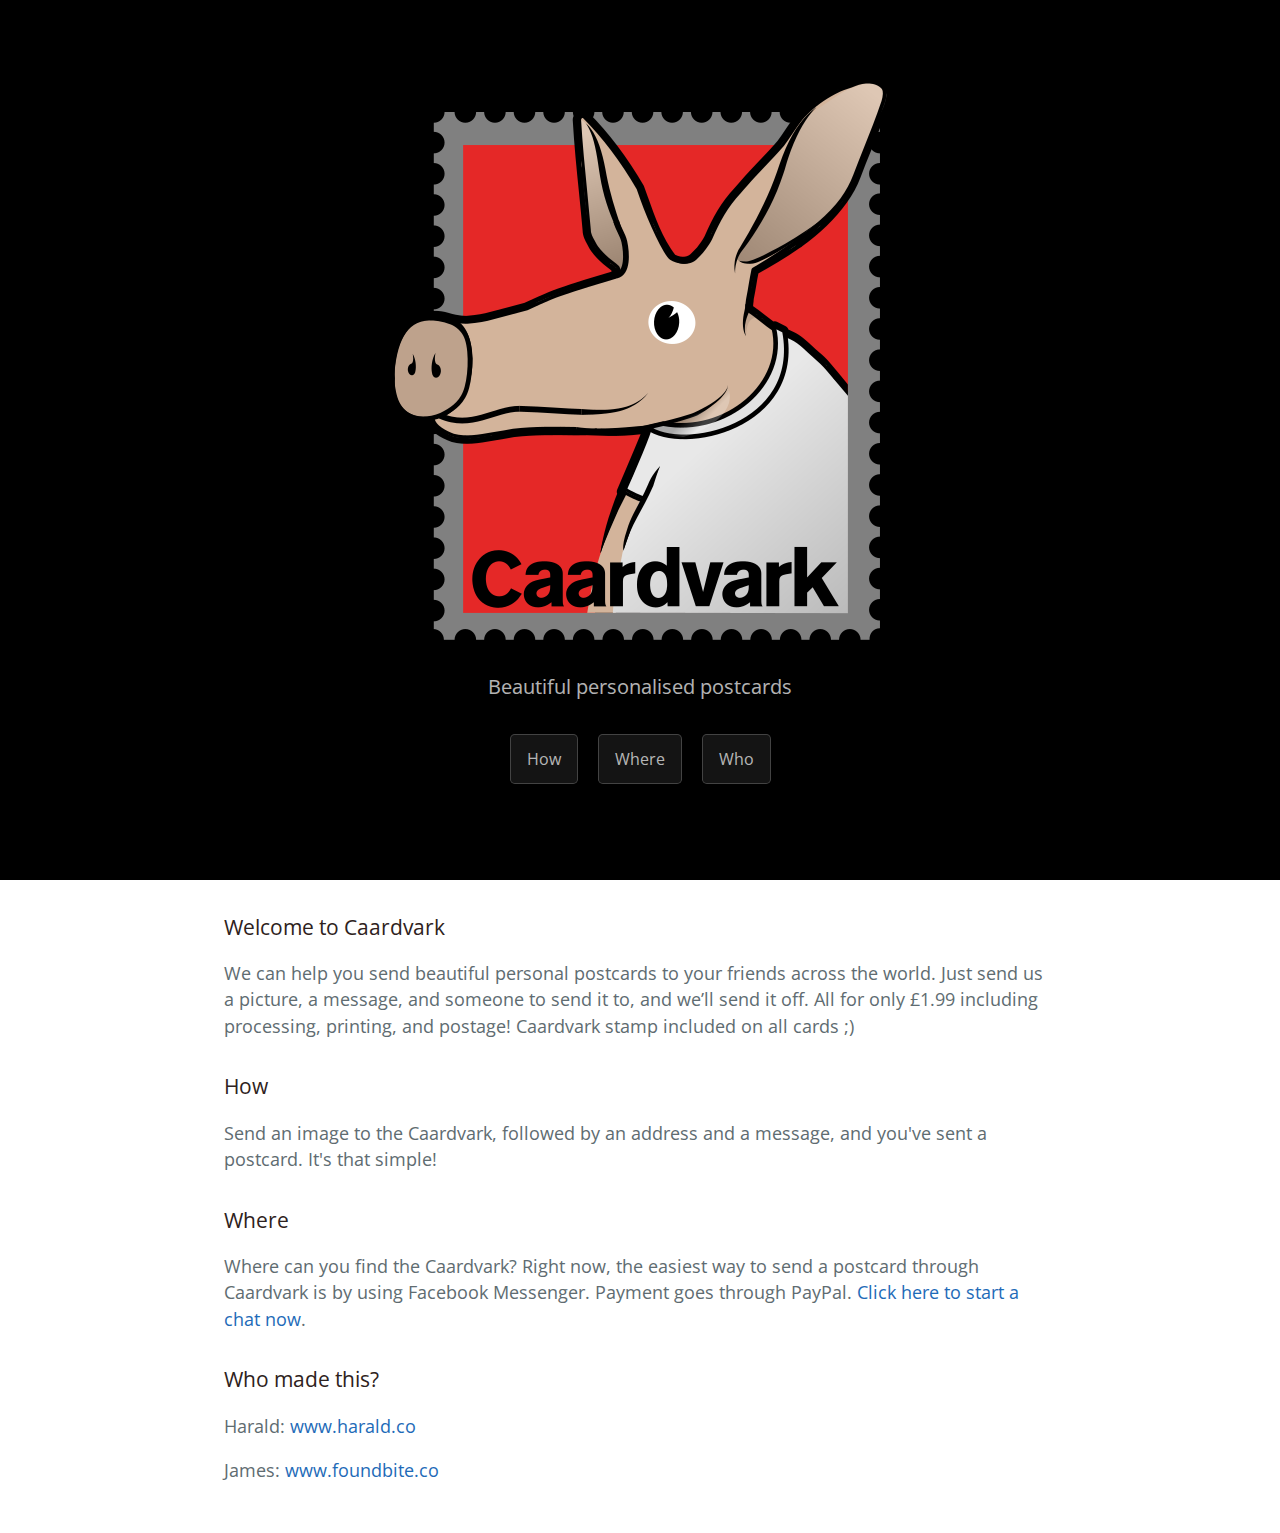
<file: index.html>
<!DOCTYPE html>
<html lang="en-us">
  

<head>
    
<meta charset="UTF-8">
    
<title>Caardvark</title>
    
<meta name="viewport" content="width=device-width, initial-scale=1">
    
<link rel="stylesheet" type="text/css" href="stylesheets/normalize.css" media="screen">
    
<link href='https://fonts.googleapis.com/css?family=Open+Sans:400,700' rel='stylesheet' type='text/css'>
    
<link rel="stylesheet" type="text/css" href="stylesheets/stylesheet.css" media="screen">
    
<link rel="stylesheet" type="text/css" href="stylesheets/github-light.css" media="screen">
  
</head>
 

<body>
    
<section class="page-header">
    	
<p><img src="/images/Caardvark.png"  /><p>
      
<!--<h1 class="project-name">Caardvark</h1>-->
      
<h2 class="project-tagline">Beautiful personalised postcards</h2>
      
<a href="#how" class="btn">How</a>
      
<a href="#where" class="btn">Where</a>
      
<a href="#who" class="btn">Who</a>
    
</section>

    

<section class="main-content">
      
<h3>
<a id="hello class="anchor" href="#hello" aria-hidden="true"><span aria-hidden="true" class="octicon octicon-link"></span></a>Welcome to Caardvark</h3>



<p>We can help you send beautiful personal postcards to your friends across the world. Just send us a picture, a message, and someone to send it to, and we’ll send it off. All for only £1.99 including processing, printing, and postage! Caardvark stamp included on all cards ;)</p>
	    
      

<h3>
<a id="how" class="anchor" href="#music" aria-hidden="true"><span aria-hidden="true" class="octicon octicon-link"></span></a>How</h3>



<p>
Send an image to the Caardvark, followed by an address and a message, and you've sent a postcard. It's that simple! 

</p>



<h3>
<a id="where" class="anchor" href="#contact" aria-hidden="true"><span aria-hidden="true" class="octicon octicon-link"></span></a>Where</h3>



<p>Where can you find the Caardvark? Right now, the easiest way to send a postcard through Caardvark is by using Facebook Messenger. Payment goes through PayPal. <a href="https://www.messenger.com/t/caardvark">Click here to start a chat now</a>. 



<h3>
<a id="who" class="anchor" href="#live" aria-hidden="true"><span aria-hidden="true" class="octicon octicon-link"></span></a>Who made this? </h3>



<p>Harald: <a href="https://www.harald.co">www.harald.co</a></p>


<p>James: <a href="http://foundbite.co">www.foundbite.co</a></p>

    

</section>

  
  
</body>

</html>
</file>
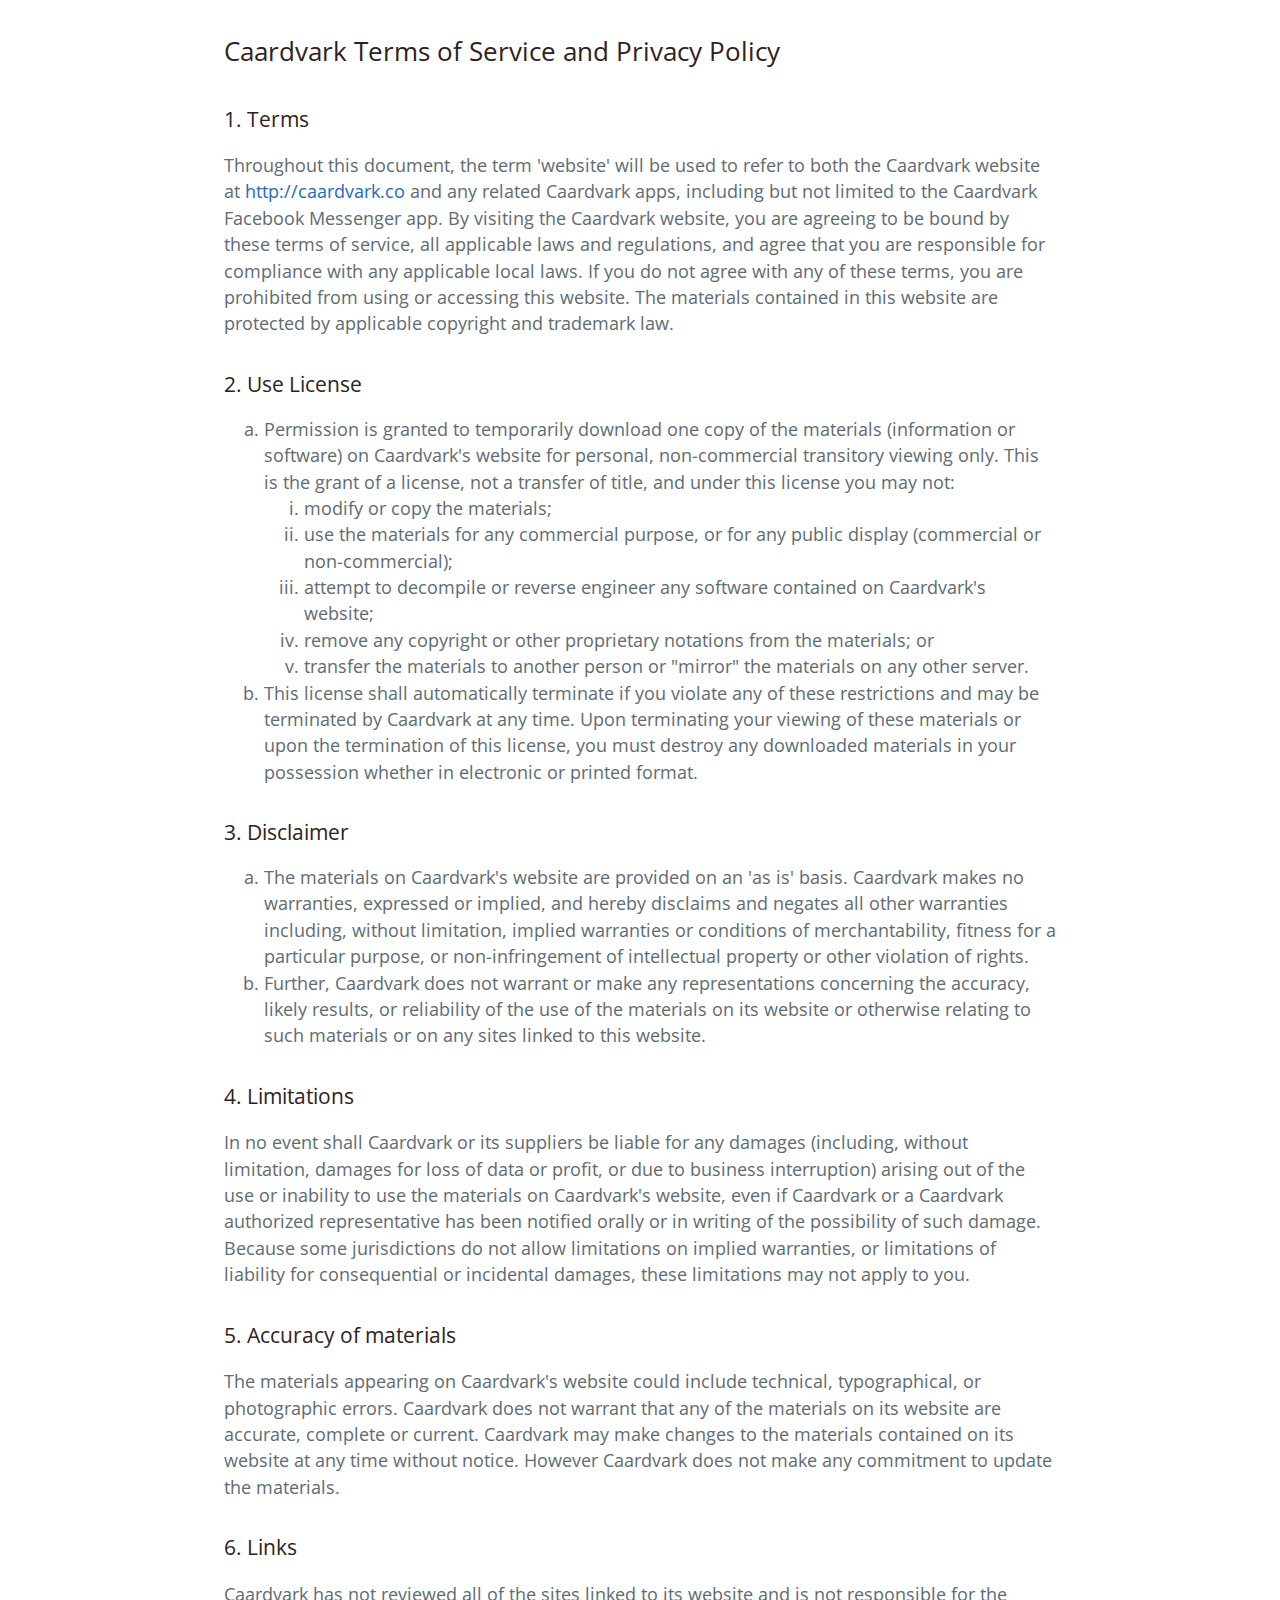
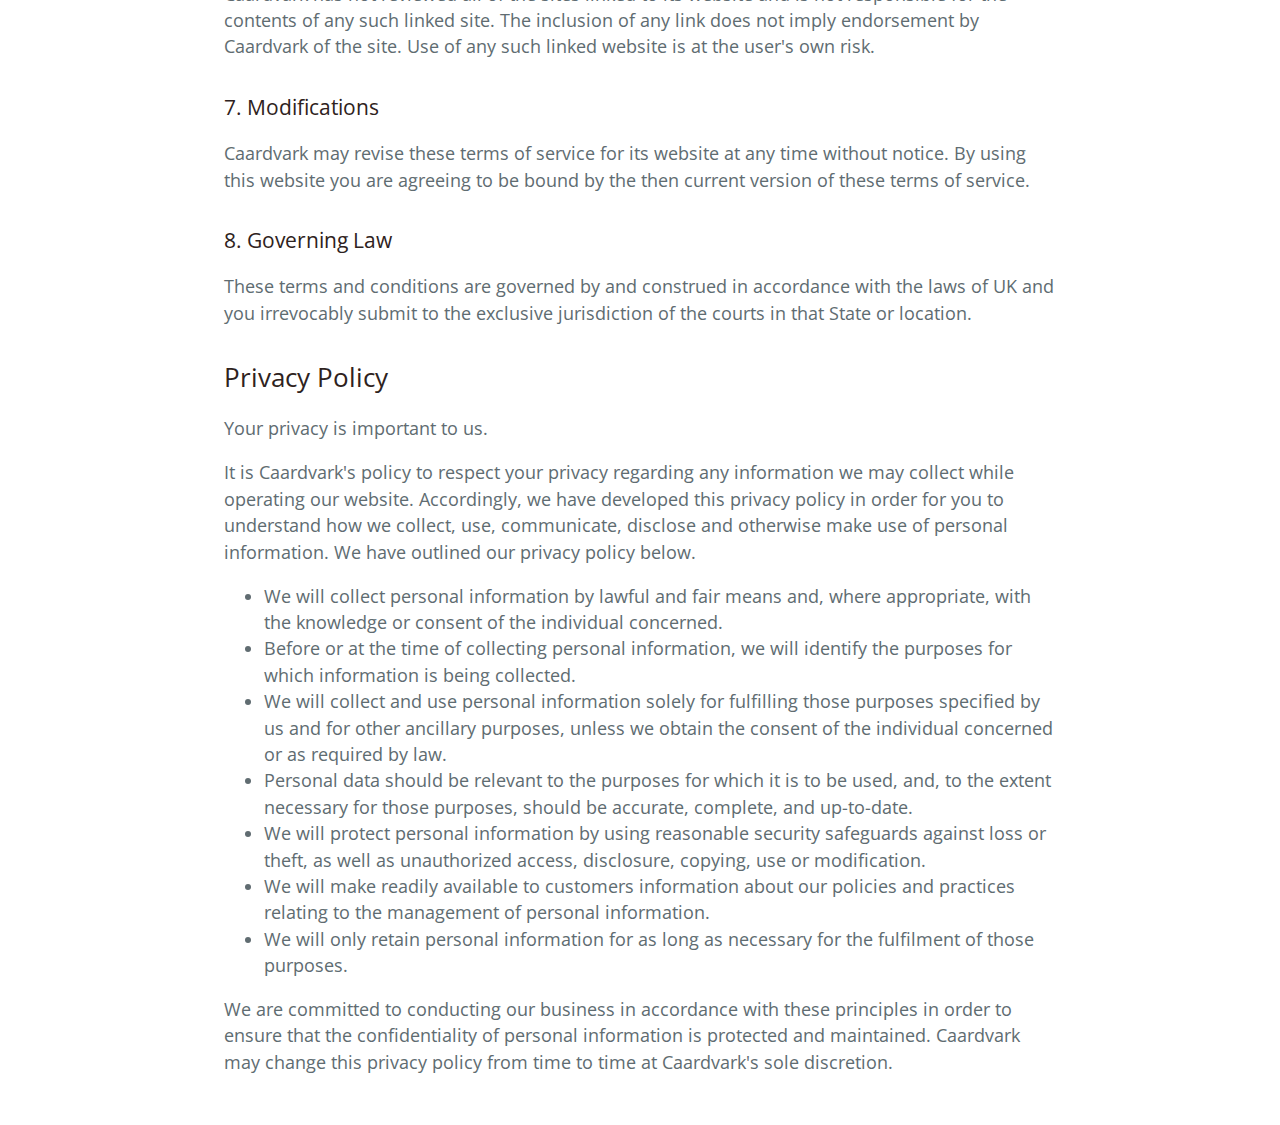
<file: terms.html>
<!DOCTYPE html>
<html lang="en-us">
  

<head>
    
<meta charset="UTF-8">
    
<title>Caardvark Terms of Service and Privacy Policy</title>
    
<meta name="viewport" content="width=device-width, initial-scale=1">
    
<link rel="stylesheet" type="text/css" href="stylesheets/normalize.css" media="screen">
    
<link href='https://fonts.googleapis.com/css?family=Open+Sans:400,700' rel='stylesheet' type='text/css'>
    
<link rel="stylesheet" type="text/css" href="stylesheets/stylesheet.css" media="screen">
    
<link rel="stylesheet" type="text/css" href="stylesheets/github-light.css" media="screen">
  
</head>
 

<body>
   

<section class="main-content">
<h2>Caardvark Terms of Service and Privacy Policy</h2>

<h3>1. Terms</h3>

  <p> Throughout this document, the term 'website' will be used to refer to both the Caardvark website at <a href="http://caardvark.co">http://caardvark.co</a> and any related Caardvark apps, including but not limited to the Caardvark Facebook Messenger app. 
       By visiting the Caardvark website, you are agreeing to be bound by these terms of service, all applicable laws and regulations, and agree that you are responsible for compliance with any applicable local laws. If you do not agree with any of these terms, you are prohibited from using or accessing this website.
    
    The materials contained in this website are protected by applicable copyright and trademark law.</p>

<h3>2. Use License</h3>

  <ol type="a">
    <li>
      Permission is granted to temporarily download one copy of the materials (information or software) on Caardvark's website for personal, non-commercial transitory viewing only. This is the grant of a license, not a transfer of title, and under this license you may not:

      <ol type="i">
        <li>modify or copy the materials;</li>
        <li>use the materials for any commercial purpose, or for any public display (commercial or non-commercial);</li>
        <li>attempt to decompile or reverse engineer any software contained on Caardvark's website;</li>
        <li>remove any copyright or other proprietary notations from the materials; or</li>
        <li>transfer the materials to another person or "mirror" the materials on any other server.</li>
      </ol>
    </li>
    <li>This license shall automatically terminate if you violate any of these restrictions and may be terminated by Caardvark at any time. Upon terminating your viewing of these materials or upon the termination of this license, you must destroy any downloaded materials in your possession whether in electronic or printed format.</li>
  </ol>

<h3>3. Disclaimer</h3>

  <ol type="a">
    <li>The materials on Caardvark's website are provided on an 'as is' basis. Caardvark makes no warranties, expressed or implied, and hereby disclaims and negates all other warranties including, without limitation, implied warranties or conditions of merchantability, fitness for a particular purpose, or non-infringement of intellectual property or other violation of rights.</li>
    <li>Further, Caardvark does not warrant or make any representations concerning the accuracy, likely results, or reliability of the use of the materials on its website or otherwise relating to such materials or on any sites linked to this website.</li>
  </ol>

<h3>4. Limitations</h3>

  <p>In no event shall Caardvark or its suppliers be liable for any damages (including, without limitation, damages for loss of data or profit, or due to business interruption) arising out of the use or inability to use the materials on Caardvark's website, even if Caardvark or a Caardvark authorized representative has been notified orally or in writing of the possibility of such damage. Because some jurisdictions do not allow limitations on implied warranties, or limitations of liability for consequential or incidental damages, these limitations may not apply to you.</p>

<h3>5. Accuracy of materials</h3>

  <p>The materials appearing on Caardvark's website could include technical, typographical, or photographic errors. Caardvark does not warrant that any of the materials on its website are accurate, complete or current. Caardvark may make changes to the materials contained on its website at any time without notice. However Caardvark does not make any commitment to update the materials.</p>

<h3>6. Links</h3>

  <p>Caardvark has not reviewed all of the sites linked to its website and is not responsible for the contents of any such linked site. The inclusion of any link does not imply endorsement by Caardvark of the site. Use of any such linked website is at the user's own risk.</p>

<h3>7. Modifications</h3>

  <p>Caardvark may revise these terms of service for its website at any time without notice. By using this website  you are agreeing to be bound by the then current version of these terms of service.</p>

<h3>8. Governing Law</h3>

  <p>These terms and conditions are governed by and construed in accordance with the laws of UK and you irrevocably submit to the exclusive jurisdiction of the courts in that State or location.</p>

<h2>Privacy Policy</h2>

  <p>Your privacy is important to us.</p>

  <p>It is Caardvark's policy to respect your privacy regarding any information we may collect while operating our website. Accordingly, we have developed this privacy policy in order for you to understand how we collect, use, communicate, disclose and otherwise make use of personal information. We have outlined our privacy policy below.</p>

  <ul>
    <li>We will collect personal information by lawful and fair means and, where appropriate, with the knowledge or consent of the individual concerned.</li>
    <li>Before or at the time of collecting personal information, we will identify the purposes for which information is being collected.</li>
    <li>We will collect and use personal information solely for fulfilling those purposes specified by us and for other ancillary purposes, unless we obtain the consent of the individual concerned or as required by law.</li>
    <li>Personal data should be relevant to the purposes for which it is to be used, and, to the extent necessary for those purposes, should be accurate, complete, and up-to-date.</li>
    <li>We will protect personal information by using reasonable security safeguards against loss or theft, as well as unauthorized access, disclosure, copying, use or modification.</li>
    <li>We will make readily available to customers information about our policies and practices relating to the management of personal information.</li>
    <li>We will only retain personal information for as long as necessary for the fulfilment of those purposes.</li>
  </ul>

  <p>We are committed to conducting our business in accordance with these principles in order to ensure that the confidentiality of personal information is protected and maintained. Caardvark may change this privacy policy from time to time at Caardvark's sole discretion.</p>
  </section>

  
  
</body>

</html>
</file>
<file: stylesheets/stylesheet.css>
* {
  box-sizing: border-box; }

body {
  padding: 0;g
  margin: 0;
  font-family: "Open Sans", "Helvetica Neue", Helvetica, Arial, sans-serif;
  font-size: 16px;
  line-height: 1.5;
  color: #606c71; }

a {
  color: #1e6bb8;
  text-decoration: none; }
  a:hover {
    text-decoration: underline; }

.btn {
  display: inline-block;
  margin-bottom: 1rem;
  color: rgba(255, 255, 255, 0.7);
  background-color: rgba(255, 255, 255, 0.08);
  border-color: rgba(255, 255, 255, 0.2);
  border-style: solid;
  border-width: 1px;
  border-radius: 0.3rem;
  transition: color 0.2s, background-color 0.2s, border-color 0.2s; }
  .btn + .btn {
    margin-left: 1rem; }

.btn:hover {
  color: rgba(255, 255, 255, 0.8);
  text-decoration: none;
  background-color: rgba(255, 255, 255, 0.2);
  border-color: rgba(255, 255, 255, 0.3); }

@media screen and (min-width: 64em) {
  .btn {
    padding: 0.75rem 1rem; } }

@media screen and (min-width: 42em) and (max-width: 64em) {
  .btn {
    padding: 0.6rem 0.9rem;
    font-size: 0.9rem; } }

@media screen and (max-width: 42em) {
  .btn {
    display: block;
    width: 100%;
    padding: 0.75rem;
    font-size: 0.9rem; }
    .btn + .btn {
      margin-top: 1rem;
      margin-left: 0; } }

.page-header {
  color: #fff;
  text-align: center;
  background-color: #000000; }
  
.page-header p {
  	-webkit-margin-before: 0em;
	-webkit-margin-after: 0em;
  }

@media screen and (min-width: 64em) {
  .page-header {
    padding: 5rem 6rem; } }

@media screen and (min-width: 42em) and (max-width: 64em) {
  .page-header {
    padding: 3rem 4rem; } }

@media screen and (max-width: 42em) {
  .page-header {
    padding: 2rem 1rem; } }

.project-name {
  margin-top: 0;
  margin-bottom: 0.1rem; }

@media screen and (min-width: 64em) {
  .project-name {
    font-size: 3.25rem; } }

@media screen and (min-width: 42em) and (max-width: 64em) {
  .project-name {
    font-size: 2.25rem; } }

@media screen and (max-width: 42em) {
  .project-name {
    font-size: 1.75rem; } }

.project-tagline {
  margin-bottom: 2rem;
  font-weight: normal;
  opacity: 0.7; }

@media screen and (min-width: 64em) {
  .project-tagline {
    font-size: 1.25rem; } }

@media screen and (min-width: 42em) and (max-width: 64em) {
  .project-tagline {
    font-size: 1.15rem; } }

@media screen and (max-width: 42em) {
  .project-tagline {
    font-size: 1rem; } }

.main-content :first-child {
  margin-top: 0; }
.main-content img, .page-header img {
  max-width: 100%; }
.main-content h1, .main-content h2, .main-content h3, .main-content h4, .main-content h5, .main-content h6 {
  margin-top: 2rem;
  margin-bottom: 1rem;
  font-weight: normal;
  color: #2E2220; }
.main-content p {
  margin-bottom: 1em; }
.main-content code {
  padding: 2px 4px;
  font-family: Consolas, "Liberation Mono", Menlo, Courier, monospace;
  font-size: 0.9rem;
  color: #383e41;
  background-color: #f3f6fa;
  border-radius: 0.3rem; }
.main-content pre {
  padding: 0.8rem;
  margin-top: 0;
  margin-bottom: 1rem;
  font: 1rem Consolas, "Liberation Mono", Menlo, Courier, monospace;
  color: #567482;
  word-wrap: normal;
  background-color: #f3f6fa;
  border: solid 1px #dce6f0;
  border-radius: 0.3rem; }
  .main-content pre > code {
    padding: 0;
    margin: 0;
    font-size: 0.9rem;
    color: #567482;
    word-break: normal;
    white-space: pre;
    background: transparent;
    border: 0; }
.main-content .highlight {
  margin-bottom: 1rem; }
  .main-content .highlight pre {
    margin-bottom: 0;
    word-break: normal; }
.main-content .highlight pre, .main-content pre {
  padding: 0.8rem;
  overflow: auto;
  font-size: 0.9rem;
  line-height: 1.45;
  border-radius: 0.3rem; }
.main-content pre code, .main-content pre tt {
  display: inline;
  max-width: initial;
  padding: 0;
  margin: 0;
  overflow: initial;
  line-height: inherit;
  word-wrap: normal;
  background-color: transparent;
  border: 0; }
  .main-content pre code:before, .main-content pre code:after, .main-content pre tt:before, .main-content pre tt:after {
    content: normal; }
.main-content ul, .main-content ol {
  margin-top: 0; }
.main-content blockquote {
  padding: 0 1rem;
  margin-left: 0;
  color: #819198;
  border-left: 0.3rem solid #dce6f0; }
  .main-content blockquote > :first-child {
    margin-top: 0; }
  .main-content blockquote > :last-child {
    margin-bottom: 0; }
.main-content table {
  display: block;
  width: 100%;
  overflow: auto;
  word-break: normal;
  word-break: keep-all; }
  .main-content table th {
    font-weight: bold; }
  .main-content table th, .main-content table td {
    padding: 0.5rem 1rem;
    border: 1px solid #e9ebec; }
.main-content dl {
  padding: 0; }
  .main-content dl dt {
    padding: 0;
    margin-top: 1rem;
    font-size: 1rem;
    font-weight: bold; }
  .main-content dl dd {
    padding: 0;
    margin-bottom: 1rem; }
.main-content hr {
  height: 2px;
  padding: 0;
  margin: 1rem 0;
  background-color: #eff0f1;
  border: 0; }

@media screen and (min-width: 64em) {
  .main-content {
    max-width: 64rem;
    padding: 2rem 6rem;
    margin: 0 auto;
    font-size: 1.1rem; } }

@media screen and (min-width: 42em) and (max-width: 64em) {
  .main-content {
    padding: 2rem 4rem;
    font-size: 1.1rem; } }

@media screen and (max-width: 42em) {
  .main-content {
    padding: 2rem 1rem;
    font-size: 1rem; } }

.site-footer {
  padding-top: 2rem;
  margin-top: 2rem;
  border-top: solid 1px #eff0f1; }

.site-footer-owner {
  display: block;
  font-weight: bold; }

.site-footer-credits {
  color: #819198; }

@media screen and (min-width: 64em) {
  .site-footer {
    font-size: 1rem; } }

@media screen and (min-width: 42em) and (max-width: 64em) {
  .site-footer {
    font-size: 1rem; } }

@media screen and (max-width: 42em) {
  .site-footer {
    font-size: 0.9rem; } }
/* to make youtube videos responsive - source https://css-tricks.com/NetMag/FluidWidthVideo/Article-FluidWidthVideo.php */
.videoWrapper {
	position: relative;
	padding-bottom: 56.25%; /* 16:9 */
	padding-top: 25px;
	height: 0;
}
.videoWrapper iframe {
	position: absolute;
	top: 0;
	left: 0;
	width: 100%;
	height: 100%;
}
</file>
<file: stylesheets/github-light.css>
/*
   Copyright 2014 GitHub Inc.

   Licensed under the Apache License, Version 2.0 (the "License");
   you may not use this file except in compliance with the License.
   You may obtain a copy of the License at

       http://www.apache.org/licenses/LICENSE-2.0

   Unless required by applicable law or agreed to in writing, software
   distributed under the License is distributed on an "AS IS" BASIS,
   WITHOUT WARRANTIES OR CONDITIONS OF ANY KIND, either express or implied.
   See the License for the specific language governing permissions and
   limitations under the License.

*/

.pl-c /* comment */ {
  color: #969896;
}

.pl-c1      /* constant, markup.raw, meta.diff.header, meta.module-reference, meta.property-name, support, support.constant, support.variable, variable.other.constant */,
.pl-s .pl-v /* string variable */ {
  color: #0086b3;
}

.pl-e  /* entity */,
.pl-en /* entity.name */ {
  color: #795da3;
}

.pl-s .pl-s1 /* string source */,
.pl-smi      /* storage.modifier.import, storage.modifier.package, storage.type.java, variable.other, variable.parameter.function */ {
  color: #333;
}

.pl-ent /* entity.name.tag */ {
  color: #63a35c;
}

.pl-k /* keyword, storage, storage.type */ {
  color: #a71d5d;
}

.pl-pds              /* punctuation.definition.string, string.regexp.character-class */,
.pl-s                /* string */,
.pl-s .pl-pse .pl-s1 /* string punctuation.section.embedded source */,
.pl-sr               /* string.regexp */,
.pl-sr .pl-cce       /* string.regexp constant.character.escape */,
.pl-sr .pl-sra       /* string.regexp string.regexp.arbitrary-repitition */,
.pl-sr .pl-sre       /* string.regexp source.ruby.embedded */ {
  color: #183691;
}

.pl-v /* variable */ {
  color: #ed6a43;
}

.pl-id /* invalid.deprecated */ {
  color: #b52a1d;
}

.pl-ii /* invalid.illegal */ {
  background-color: #b52a1d;
  color: #f8f8f8;
}

.pl-sr .pl-cce /* string.regexp constant.character.escape */ {
  color: #63a35c;
  font-weight: bold;
}

.pl-ml /* markup.list */ {
  color: #693a17;
}

.pl-mh        /* markup.heading */,
.pl-mh .pl-en /* markup.heading entity.name */,
.pl-ms        /* meta.separator */ {
  color: #1d3e81;
  font-weight: bold;
}

.pl-mq /* markup.quote */ {
  color: #008080;
}

.pl-mi /* markup.italic */ {
  color: #333;
  font-style: italic;
}

.pl-mb /* markup.bold */ {
  color: #333;
  font-weight: bold;
}

.pl-md /* markup.deleted, meta.diff.header.from-file */ {
  background-color: #ffecec;
  color: #bd2c00;
}

.pl-mi1 /* markup.inserted, meta.diff.header.to-file */ {
  background-color: #eaffea;
  color: #55a532;
}

.pl-mdr /* meta.diff.range */ {
  color: #795da3;
  font-weight: bold;
}

.pl-mo /* meta.output */ {
  color: #1d3e81;
}
</file>
